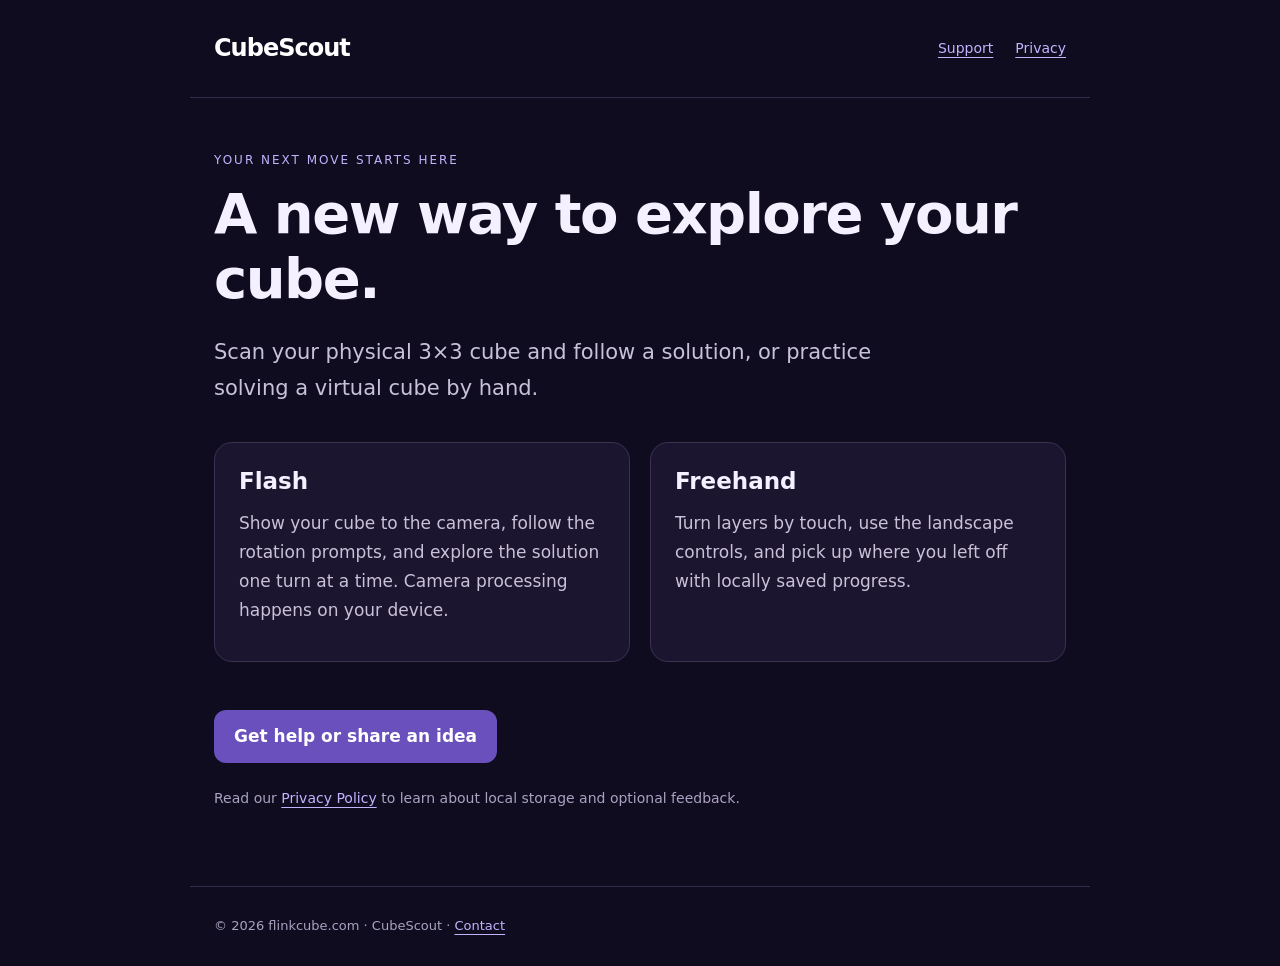
<file: index.html>
<!doctype html>
<html lang="en"><head><meta charset="utf-8"><meta name="viewport" content="width=device-width,initial-scale=1"><meta name="description" content="CubeScout: scan a physical cube or practice with a virtual cube. Official support and privacy information."><title>Scan, solve & practice · CubeScout</title><link rel="stylesheet" href="style.css"></head><body><header><a class="brand" href="index.html">CubeScout</a><nav aria-label="Main navigation"><a href="support.html">Support</a><a href="privacy.html">Privacy</a></nav></header><main><div class="eyebrow">Your next move starts here</div><h1>A new way to explore your cube.</h1><p class="lead">Scan your physical 3×3 cube and follow a solution, or practice solving a virtual cube by hand.</p><div class="cards"><section class="card"><h2>Flash</h2><p>Show your cube to the camera, follow the rotation prompts, and explore the solution one turn at a time. Camera processing happens on your device.</p></section><section class="card"><h2>Freehand</h2><p>Turn layers by touch, use the landscape controls, and pick up where you left off with locally saved progress.</p></section></div><a class="button" href="support.html">Get help or share an idea</a><p class="note">Read our <a href="privacy.html">Privacy Policy</a> to learn about local storage and optional feedback.</p></main><footer>© 2026 flinkcube.com · CubeScout · <a href="mailto:flinkcube@gmail.com">Contact</a></footer></body></html>
</file>
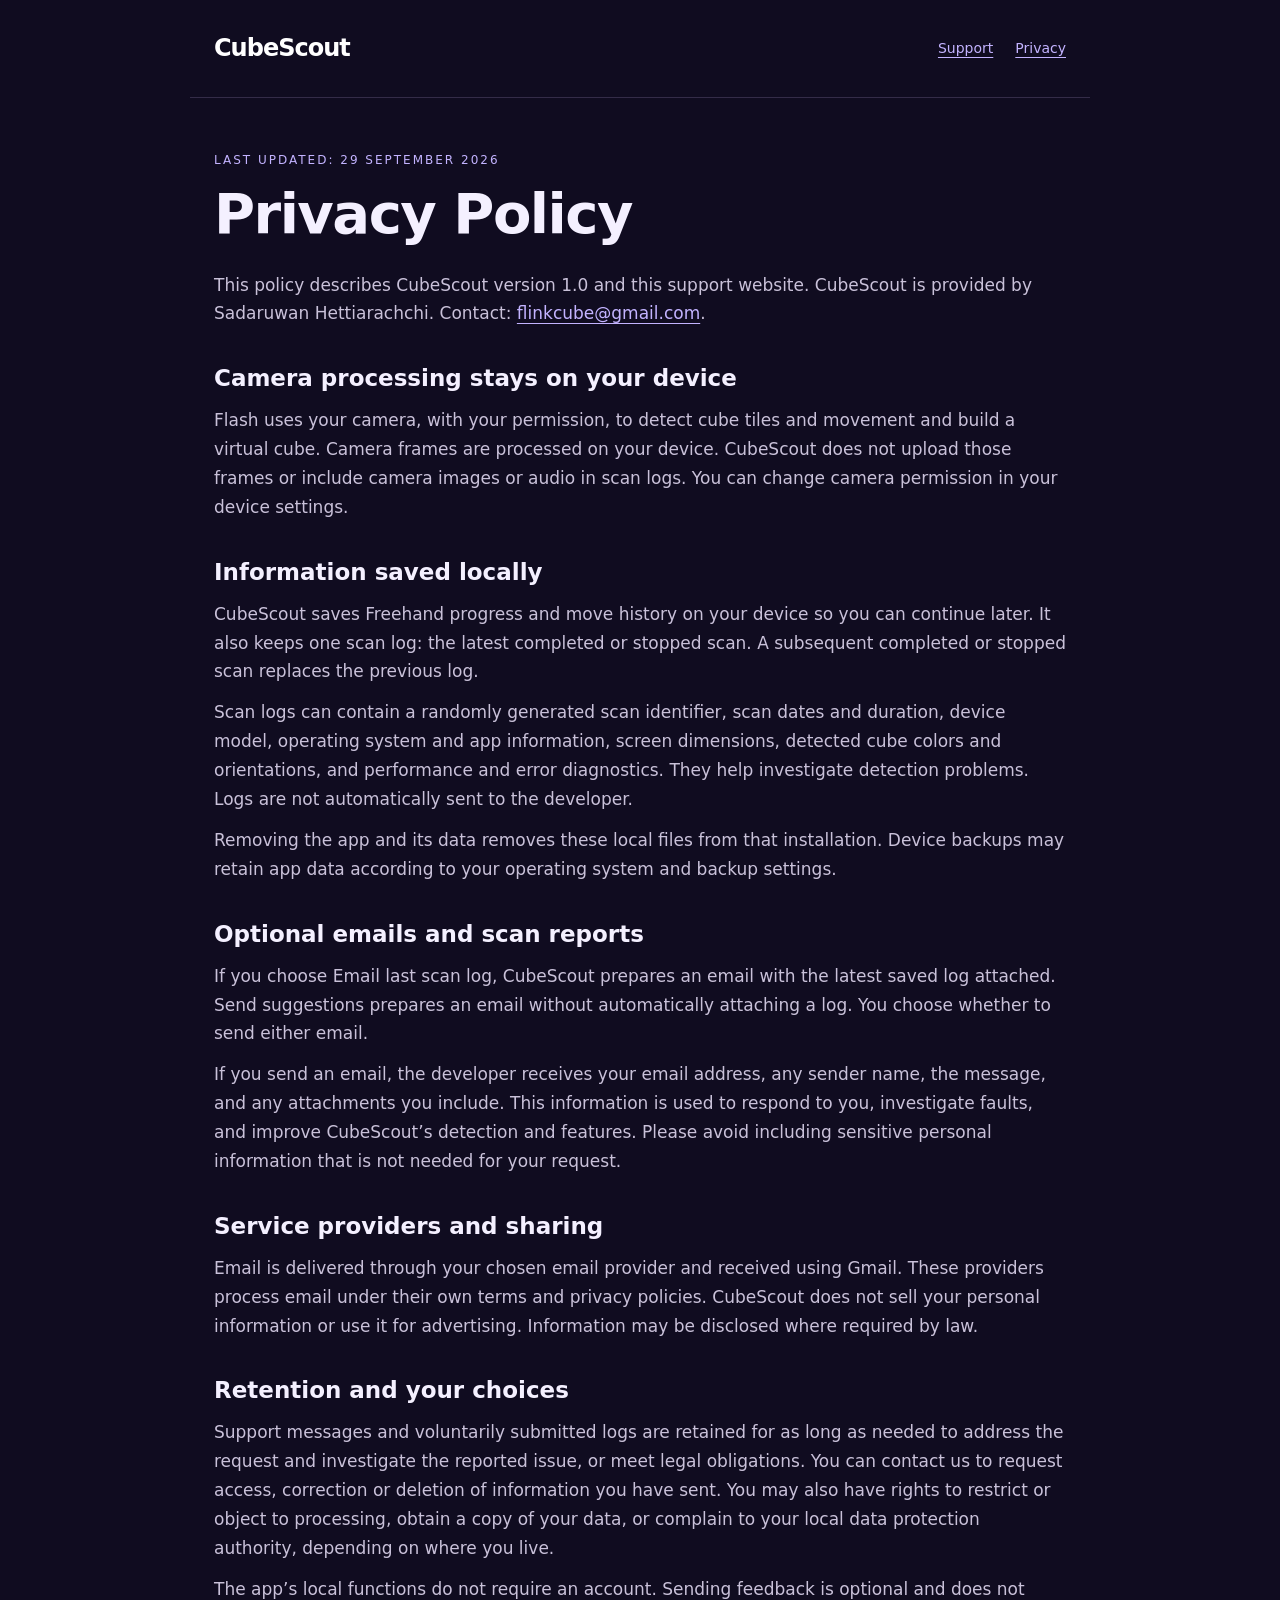
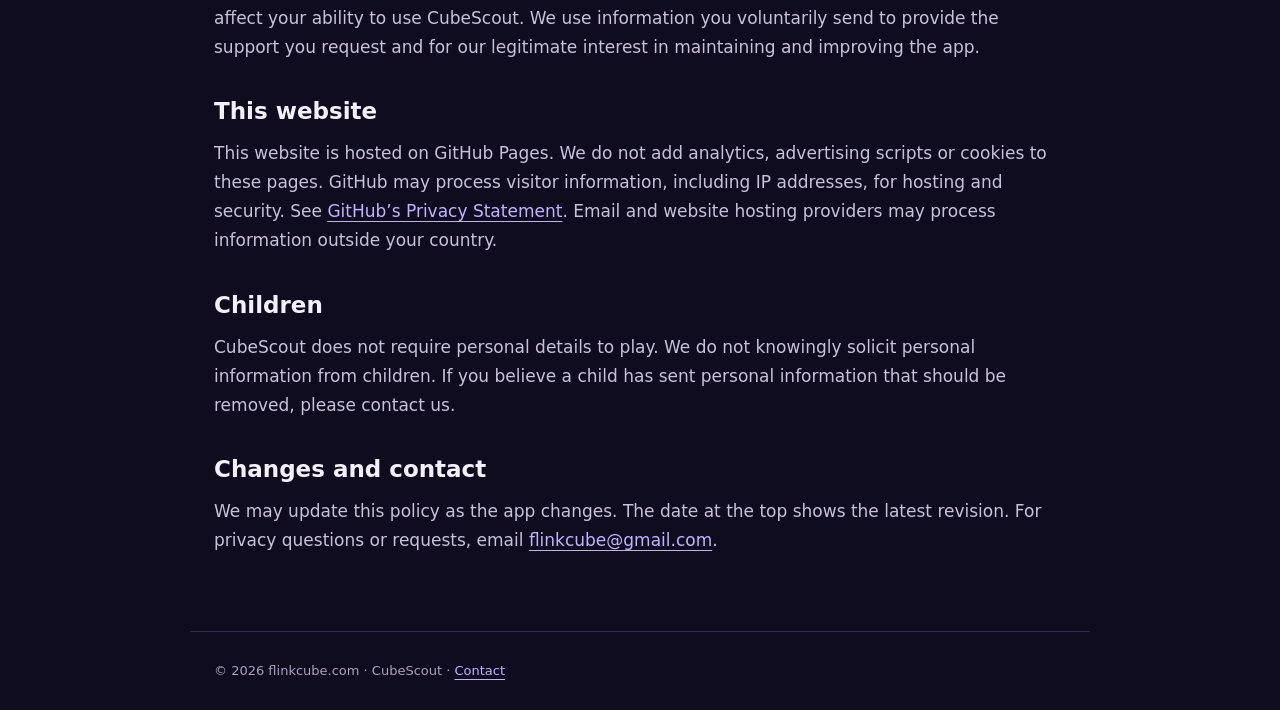
<file: privacy.html>
<!doctype html>
<html lang="en"><head><meta charset="utf-8"><meta name="viewport" content="width=device-width,initial-scale=1"><meta name="description" content="CubeScout: scan a physical cube or practice with a virtual cube. Official support and privacy information."><title>Privacy Policy · CubeScout</title><link rel="stylesheet" href="style.css"></head><body><header><a class="brand" href="index.html">CubeScout</a><nav aria-label="Main navigation"><a href="support.html">Support</a><a href="privacy.html">Privacy</a></nav></header><main><div class="eyebrow">Last updated: 29 September 2026</div><h1>Privacy Policy</h1><p>This policy describes CubeScout version 1.0 and this support website. CubeScout is provided by Sadaruwan Hettiarachchi. Contact: <a href="mailto:flinkcube@gmail.com">flinkcube@gmail.com</a>.</p><h2>Camera processing stays on your device</h2><p>Flash uses your camera, with your permission, to detect cube tiles and movement and build a virtual cube. Camera frames are processed on your device. CubeScout does not upload those frames or include camera images or audio in scan logs. You can change camera permission in your device settings.</p><h2>Information saved locally</h2><p>CubeScout saves Freehand progress and move history on your device so you can continue later. It also keeps one scan log: the latest completed or stopped scan. A subsequent completed or stopped scan replaces the previous log.</p><p>Scan logs can contain a randomly generated scan identifier, scan dates and duration, device model, operating system and app information, screen dimensions, detected cube colors and orientations, and performance and error diagnostics. They help investigate detection problems. Logs are not automatically sent to the developer.</p><p>Removing the app and its data removes these local files from that installation. Device backups may retain app data according to your operating system and backup settings.</p><h2>Optional emails and scan reports</h2><p>If you choose Email last scan log, CubeScout prepares an email with the latest saved log attached. Send suggestions prepares an email without automatically attaching a log. You choose whether to send either email.</p><p>If you send an email, the developer receives your email address, any sender name, the message, and any attachments you include. This information is used to respond to you, investigate faults, and improve CubeScout’s detection and features. Please avoid including sensitive personal information that is not needed for your request.</p><h2>Service providers and sharing</h2><p>Email is delivered through your chosen email provider and received using Gmail. These providers process email under their own terms and privacy policies. CubeScout does not sell your personal information or use it for advertising. Information may be disclosed where required by law.</p><h2>Retention and your choices</h2><p>Support messages and voluntarily submitted logs are retained for as long as needed to address the request and investigate the reported issue, or meet legal obligations. You can contact us to request access, correction or deletion of information you have sent. You may also have rights to restrict or object to processing, obtain a copy of your data, or complain to your local data protection authority, depending on where you live.</p><p>The app’s local functions do not require an account. Sending feedback is optional and does not affect your ability to use CubeScout. We use information you voluntarily send to provide the support you request and for our legitimate interest in maintaining and improving the app.</p><h2>This website</h2><p>This website is hosted on GitHub Pages. We do not add analytics, advertising scripts or cookies to these pages. GitHub may process visitor information, including IP addresses, for hosting and security. See <a href="https://docs.github.com/en/site-policy/privacy-policies/github-general-privacy-statement">GitHub’s Privacy Statement</a>. Email and website hosting providers may process information outside your country.</p><h2>Children</h2><p>CubeScout does not require personal details to play. We do not knowingly solicit personal information from children. If you believe a child has sent personal information that should be removed, please contact us.</p><h2>Changes and contact</h2><p>We may update this policy as the app changes. The date at the top shows the latest revision. For privacy questions or requests, email <a href="mailto:flinkcube@gmail.com">flinkcube@gmail.com</a>.</p></main><footer>© 2026 flinkcube.com · CubeScout · <a href="mailto:flinkcube@gmail.com">Contact</a></footer></body></html>
</file>
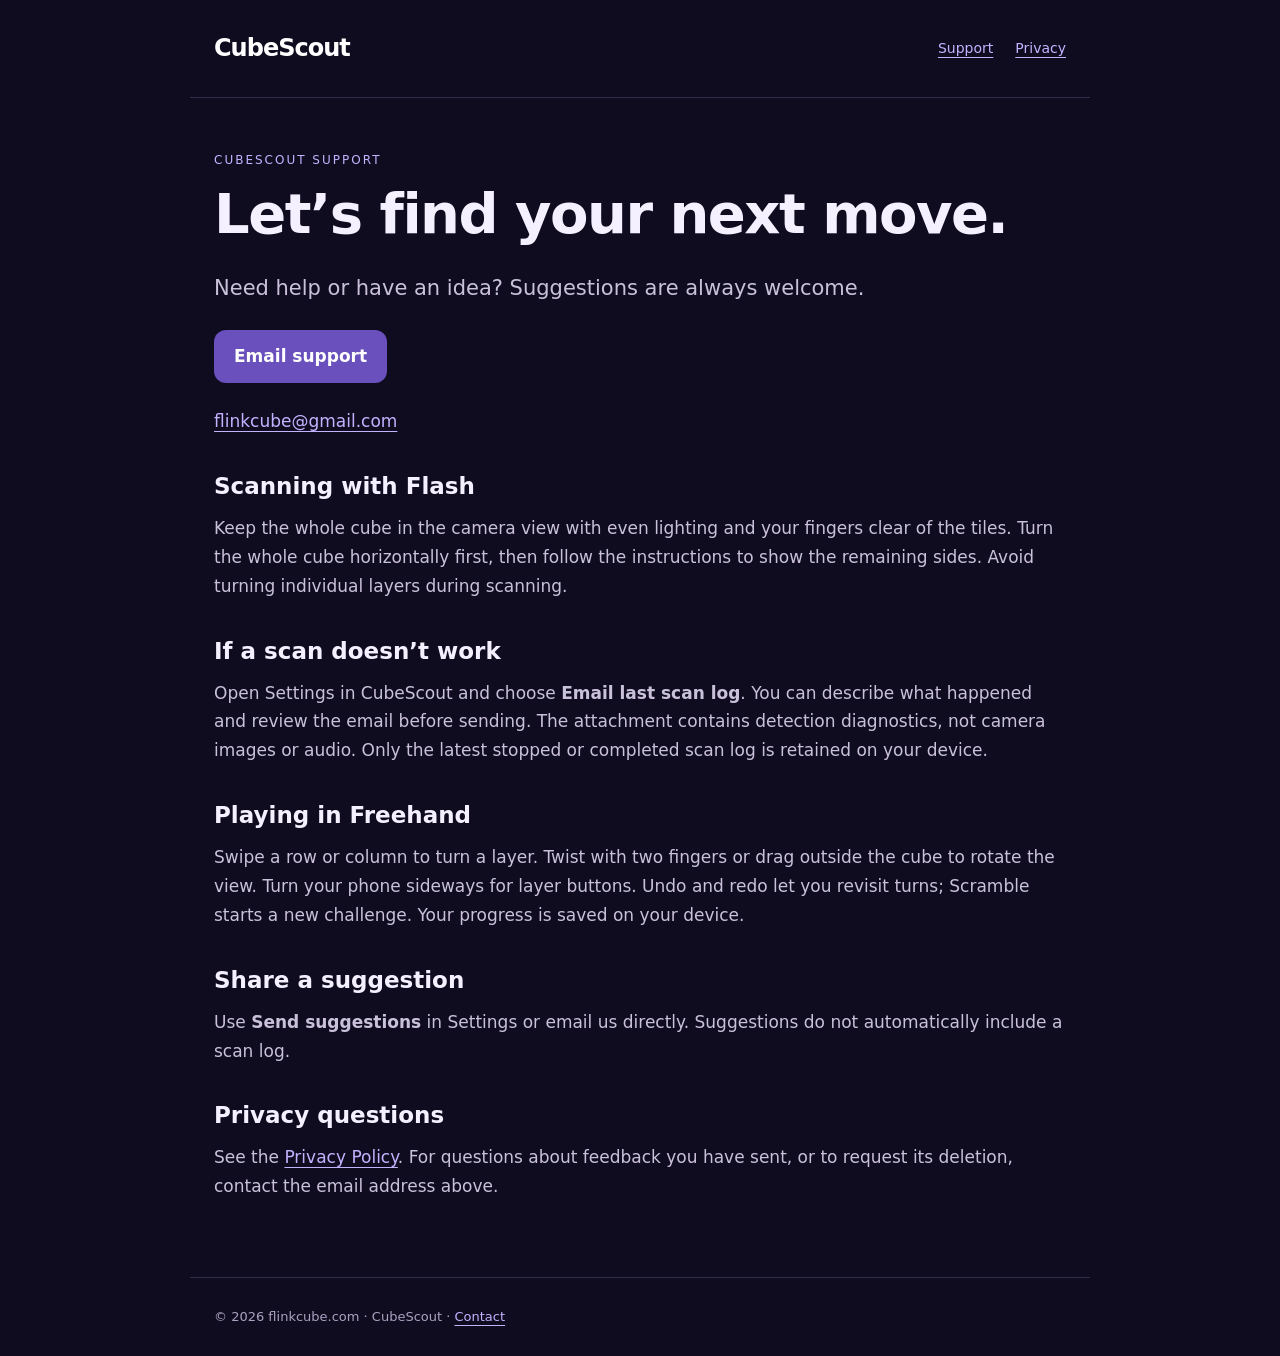
<file: support.html>
<!doctype html>
<html lang="en"><head><meta charset="utf-8"><meta name="viewport" content="width=device-width,initial-scale=1"><meta name="description" content="CubeScout: scan a physical cube or practice with a virtual cube. Official support and privacy information."><title>Support · CubeScout</title><link rel="stylesheet" href="style.css"></head><body><header><a class="brand" href="index.html">CubeScout</a><nav aria-label="Main navigation"><a href="support.html">Support</a><a href="privacy.html">Privacy</a></nav></header><main><div class="eyebrow">CubeScout support</div><h1>Let’s find your next move.</h1><p class="lead">Need help or have an idea? Suggestions are always welcome.</p><a class="button" href="mailto:flinkcube@gmail.com?subject=CubeScout%20support">Email support</a><p><a href="mailto:flinkcube@gmail.com">flinkcube@gmail.com</a></p><h2>Scanning with Flash</h2><p>Keep the whole cube in the camera view with even lighting and your fingers clear of the tiles. Turn the whole cube horizontally first, then follow the instructions to show the remaining sides. Avoid turning individual layers during scanning.</p><h2>If a scan doesn’t work</h2><p>Open Settings in CubeScout and choose <strong>Email last scan log</strong>. You can describe what happened and review the email before sending. The attachment contains detection diagnostics, not camera images or audio. Only the latest stopped or completed scan log is retained on your device.</p><h2>Playing in Freehand</h2><p>Swipe a row or column to turn a layer. Twist with two fingers or drag outside the cube to rotate the view. Turn your phone sideways for layer buttons. Undo and redo let you revisit turns; Scramble starts a new challenge. Your progress is saved on your device.</p><h2>Share a suggestion</h2><p>Use <strong>Send suggestions</strong> in Settings or email us directly. Suggestions do not automatically include a scan log.</p><h2>Privacy questions</h2><p>See the <a href="privacy.html">Privacy Policy</a>. For questions about feedback you have sent, or to request its deletion, contact the email address above.</p></main><footer>© 2026 flinkcube.com · CubeScout · <a href="mailto:flinkcube@gmail.com">Contact</a></footer></body></html>
</file>
<file: style.css>
*{box-sizing:border-box}html{color-scheme:dark}body{margin:0;background:#100c20;color:#f4f0ff;font:17px/1.7 system-ui,-apple-system,sans-serif}a{color:#c3b3ff;text-underline-offset:4px}a:hover{color:white}a:focus-visible{outline:3px solid #b4a0ff;outline-offset:5px}header,main,footer{max-width:900px;margin:auto;padding:28px 24px}header{display:flex;justify-content:space-between;align-items:center;gap:20px;border-bottom:1px solid #342c48}.brand{font-size:24px;font-weight:750;letter-spacing:-1px;color:white;text-decoration:none}nav{display:flex;gap:22px;font-size:14px}main{padding-top:52px;padding-bottom:64px;min-height:65vh}h1{font-size:clamp(34px,6vw,56px);line-height:1.15;letter-spacing:-1.5px;margin:12px 0 24px}h2{font-size:23px;line-height:1.3;margin:36px 0 12px}p,li{color:#c9c1d9}p{margin:12px 0}.eyebrow{font-size:12px;letter-spacing:2px;text-transform:uppercase;color:#c3b3ff}.lead{font-size:21px;max-width:680px}.cards{display:grid;grid-template-columns:1fr 1fr;gap:20px;margin:36px 0}.card{background:#1c1530;border:1px solid #3c3154;border-radius:18px;padding:24px}.card h2{margin:0 0 12px}.button{display:inline-block;padding:12px 20px;background:#6950bc;border-radius:12px;color:white;text-decoration:none;font-weight:600;margin:12px 0}.note{font-size:14px;color:#aba1c0}footer{border-top:1px solid #342c48;font-size:13px;color:#aba1c0}@media(max-width:560px){header{align-items:flex-start;flex-direction:column;gap:12px}.cards{grid-template-columns:1fr}main{padding-top:32px}}
</file>
